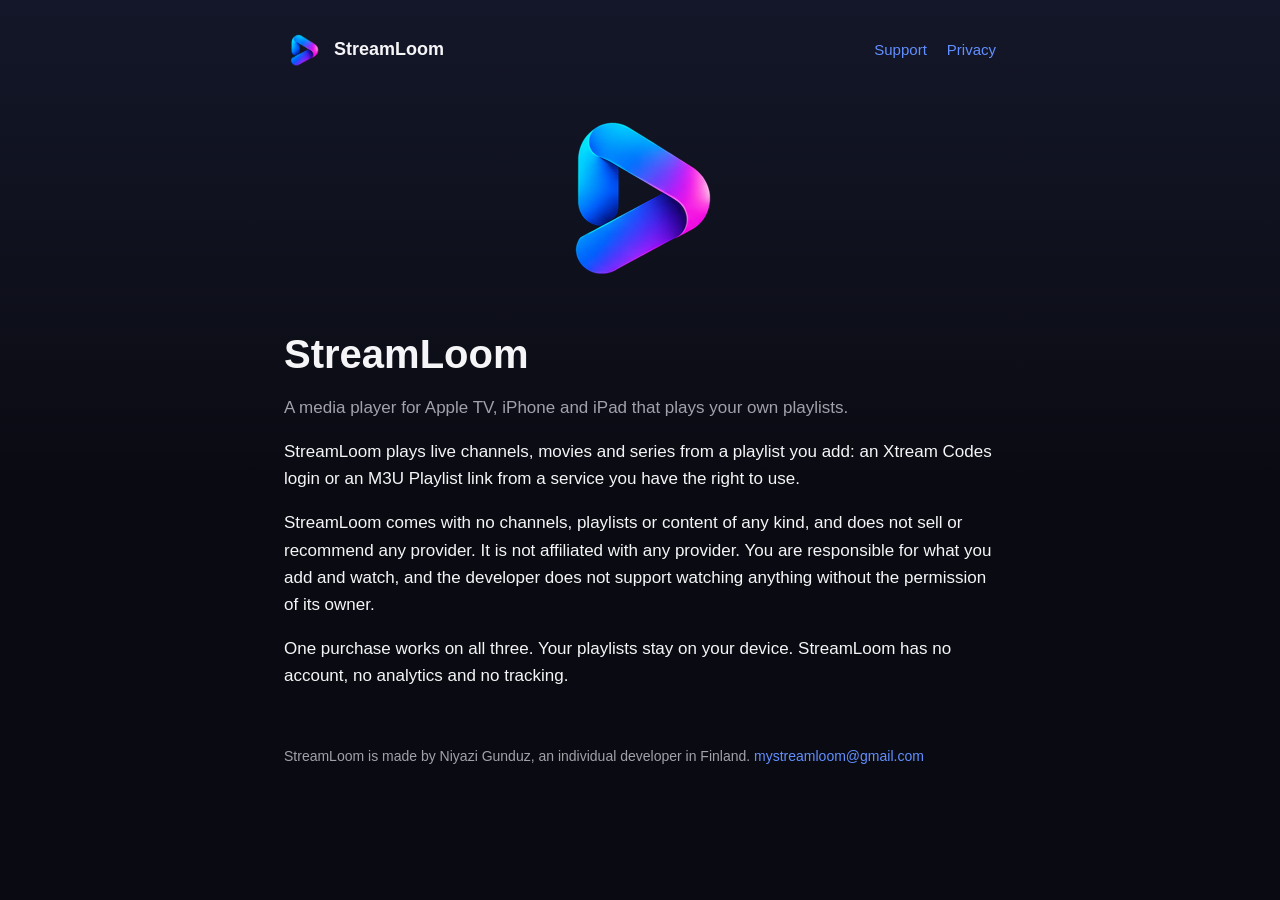
<file: index.html>
<!doctype html>
<html lang="en">
<head>
<meta charset="utf-8">
<meta name="viewport" content="width=device-width, initial-scale=1">
<title>StreamLoom, a media player for Apple TV, iPhone and iPad</title>
<meta name="description" content="StreamLoom is a media player for Apple TV, iPhone and iPad that plays your own playlists. No content included, no account, no tracking.">
<link rel="stylesheet" href="style.css">
<link rel="icon" type="image/png" href="img/favicon.png">
</head>
<body>
<main>
<nav><a class="brand" href="./"><img src="img/logo.png" alt="">StreamLoom</a><a href="support/">Support</a><a href="privacy/">Privacy</a></nav>

<div class="hero"><img src="img/logo.png" alt="StreamLoom logo"></div>
<h1>StreamLoom</h1>
<p class="muted">A media player for Apple TV, iPhone and iPad that plays your own playlists.</p>

<p>StreamLoom plays live channels, movies and series from a playlist you add: an Xtream Codes login or an M3U Playlist link from a service you have the right to use.</p>

<p>StreamLoom comes with no channels, playlists or content of any kind, and does not sell or recommend any provider. It is not affiliated with any provider. You are responsible for what you add and watch, and the developer does not support watching anything without the permission of its owner.</p>

<p>One purchase works on all three. Your playlists stay on your device. StreamLoom has no account, no analytics and no tracking.</p>

<footer>StreamLoom is made by Niyazi Gunduz, an individual developer in Finland. <a href="mailto:mystreamloom@gmail.com">mystreamloom@gmail.com</a></footer>
</main>
</body>
</html>
</file>
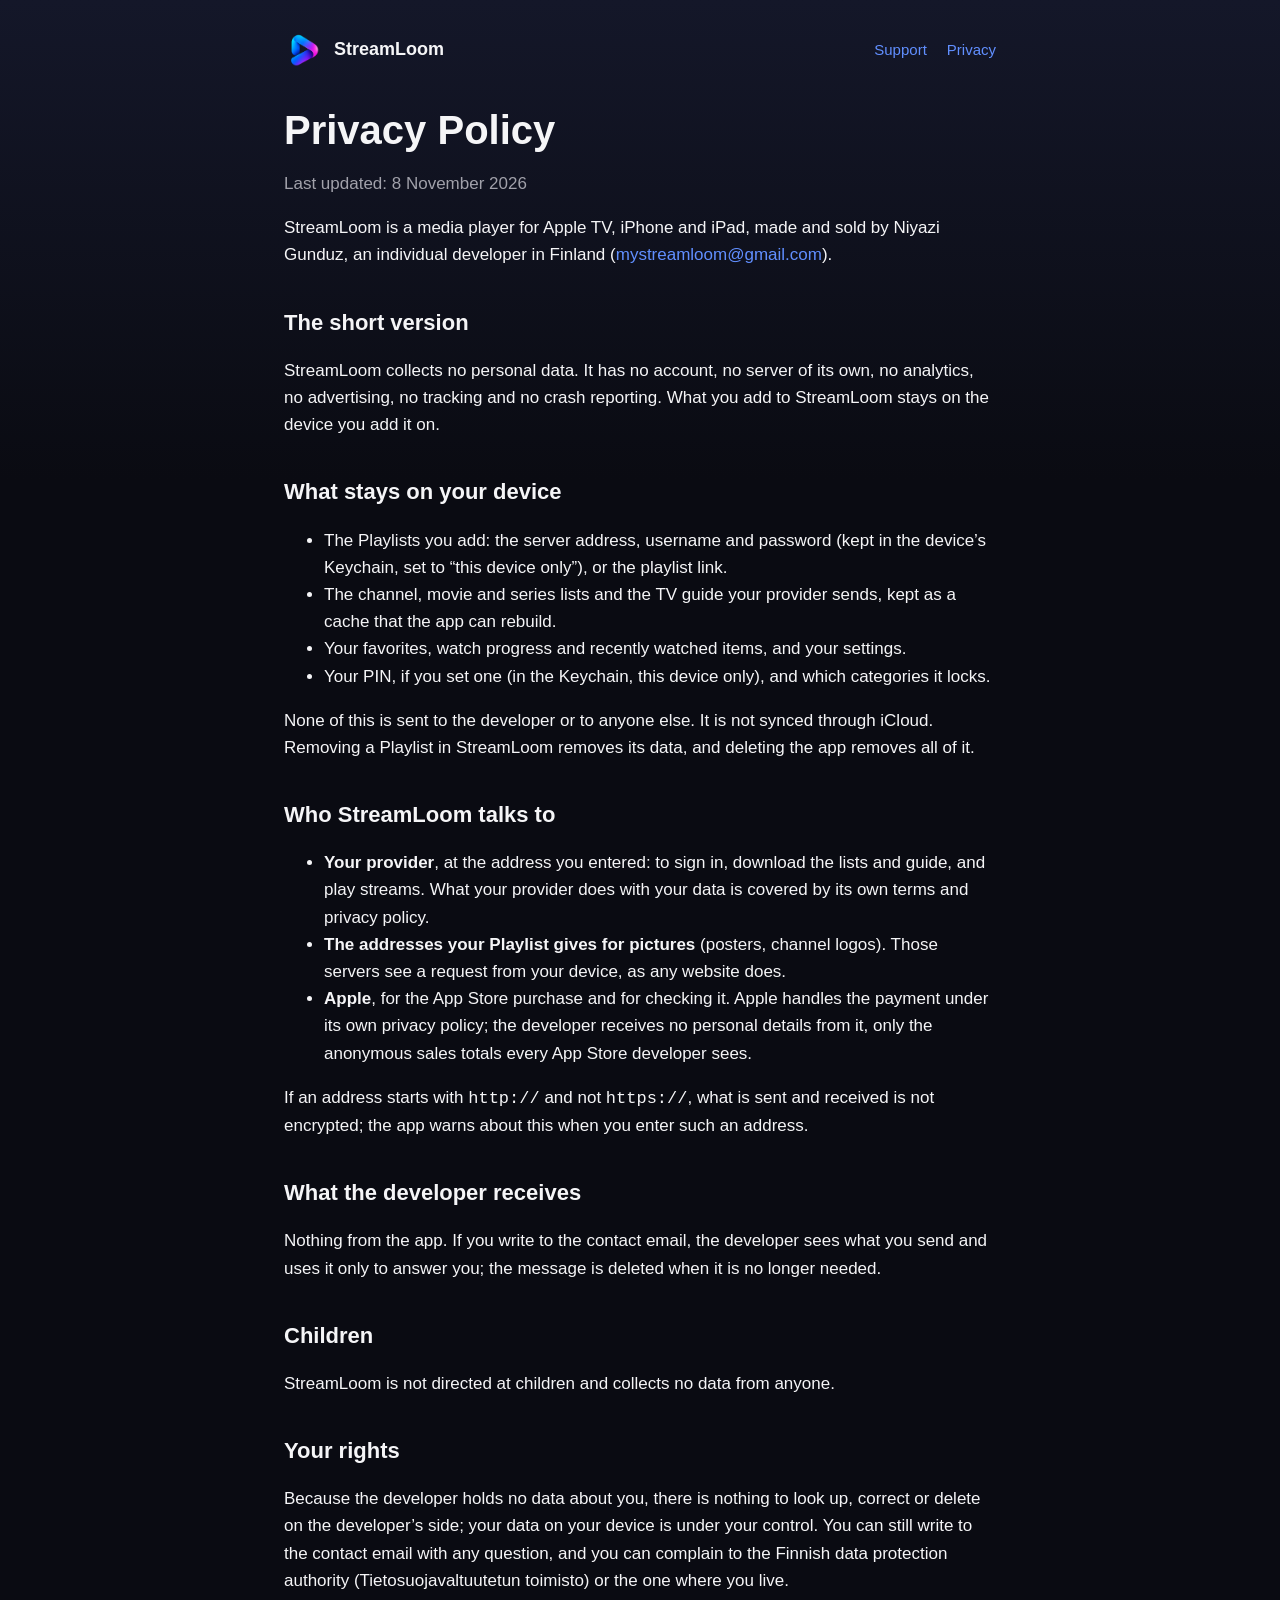
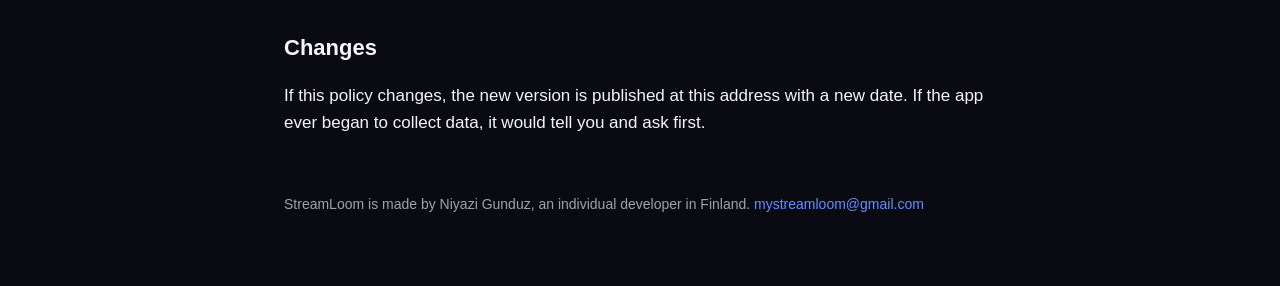
<file: privacy/index.html>
<!doctype html>
<html lang="en">
<head>
<meta charset="utf-8">
<meta name="viewport" content="width=device-width, initial-scale=1">
<title>StreamLoom Privacy Policy</title>
<link rel="stylesheet" href="../style.css">
<link rel="icon" type="image/png" href="../img/favicon.png">
</head>
<body>
<main>
<nav><a class="brand" href="../"><img src="../img/logo.png" alt="">StreamLoom</a><a href="../support/">Support</a><a href="./">Privacy</a></nav>

<h1>Privacy Policy</h1>
<p class="muted">Last updated: 8 November 2026</p>

<p>StreamLoom is a media player for Apple TV, iPhone and iPad, made and sold by Niyazi Gunduz, an individual developer in Finland (<a href="mailto:mystreamloom@gmail.com">mystreamloom@gmail.com</a>).</p>

<h2>The short version</h2>
<p>StreamLoom collects no personal data. It has no account, no server of its own, no analytics, no advertising, no tracking and no crash reporting. What you add to StreamLoom stays on the device you add it on.</p>

<h2>What stays on your device</h2>
<ul>
<li>The Playlists you add: the server address, username and password (kept in the device&rsquo;s Keychain, set to &ldquo;this device only&rdquo;), or the playlist link.</li>
<li>The channel, movie and series lists and the TV guide your provider sends, kept as a cache that the app can rebuild.</li>
<li>Your favorites, watch progress and recently watched items, and your settings.</li>
        <li>Your PIN, if you set one (in the Keychain, this device only), and which categories it locks.</li>
</ul>
<p>None of this is sent to the developer or to anyone else. It is not synced through iCloud. Removing a Playlist in StreamLoom removes its data, and deleting the app removes all of it.</p>

<h2>Who StreamLoom talks to</h2>
<ul>
<li><strong>Your provider</strong>, at the address you entered: to sign in, download the lists and guide, and play streams. What your provider does with your data is covered by its own terms and privacy policy.</li>
<li><strong>The addresses your Playlist gives for pictures</strong> (posters, channel logos). Those servers see a request from your device, as any website does.</li>
<li><strong>Apple</strong>, for the App Store purchase and for checking it. Apple handles the payment under its own privacy policy; the developer receives no personal details from it, only the anonymous sales totals every App Store developer sees.</li>
</ul>
<p>If an address starts with <code>http://</code> and not <code>https://</code>, what is sent and received is not encrypted; the app warns about this when you enter such an address.</p>

<h2>What the developer receives</h2>
<p>Nothing from the app. If you write to the contact email, the developer sees what you send and uses it only to answer you; the message is deleted when it is no longer needed.</p>

<h2>Children</h2>
<p>StreamLoom is not directed at children and collects no data from anyone.</p>

<h2>Your rights</h2>
<p>Because the developer holds no data about you, there is nothing to look up, correct or delete on the developer&rsquo;s side; your data on your device is under your control. You can still write to the contact email with any question, and you can complain to the Finnish data protection authority (Tietosuojavaltuutetun toimisto) or the one where you live.</p>

<h2>Changes</h2>
<p>If this policy changes, the new version is published at this address with a new date. If the app ever began to collect data, it would tell you and ask first.</p>

<footer>StreamLoom is made by Niyazi Gunduz, an individual developer in Finland. <a href="mailto:mystreamloom@gmail.com">mystreamloom@gmail.com</a></footer>
</main>
</body>
</html>
</file>
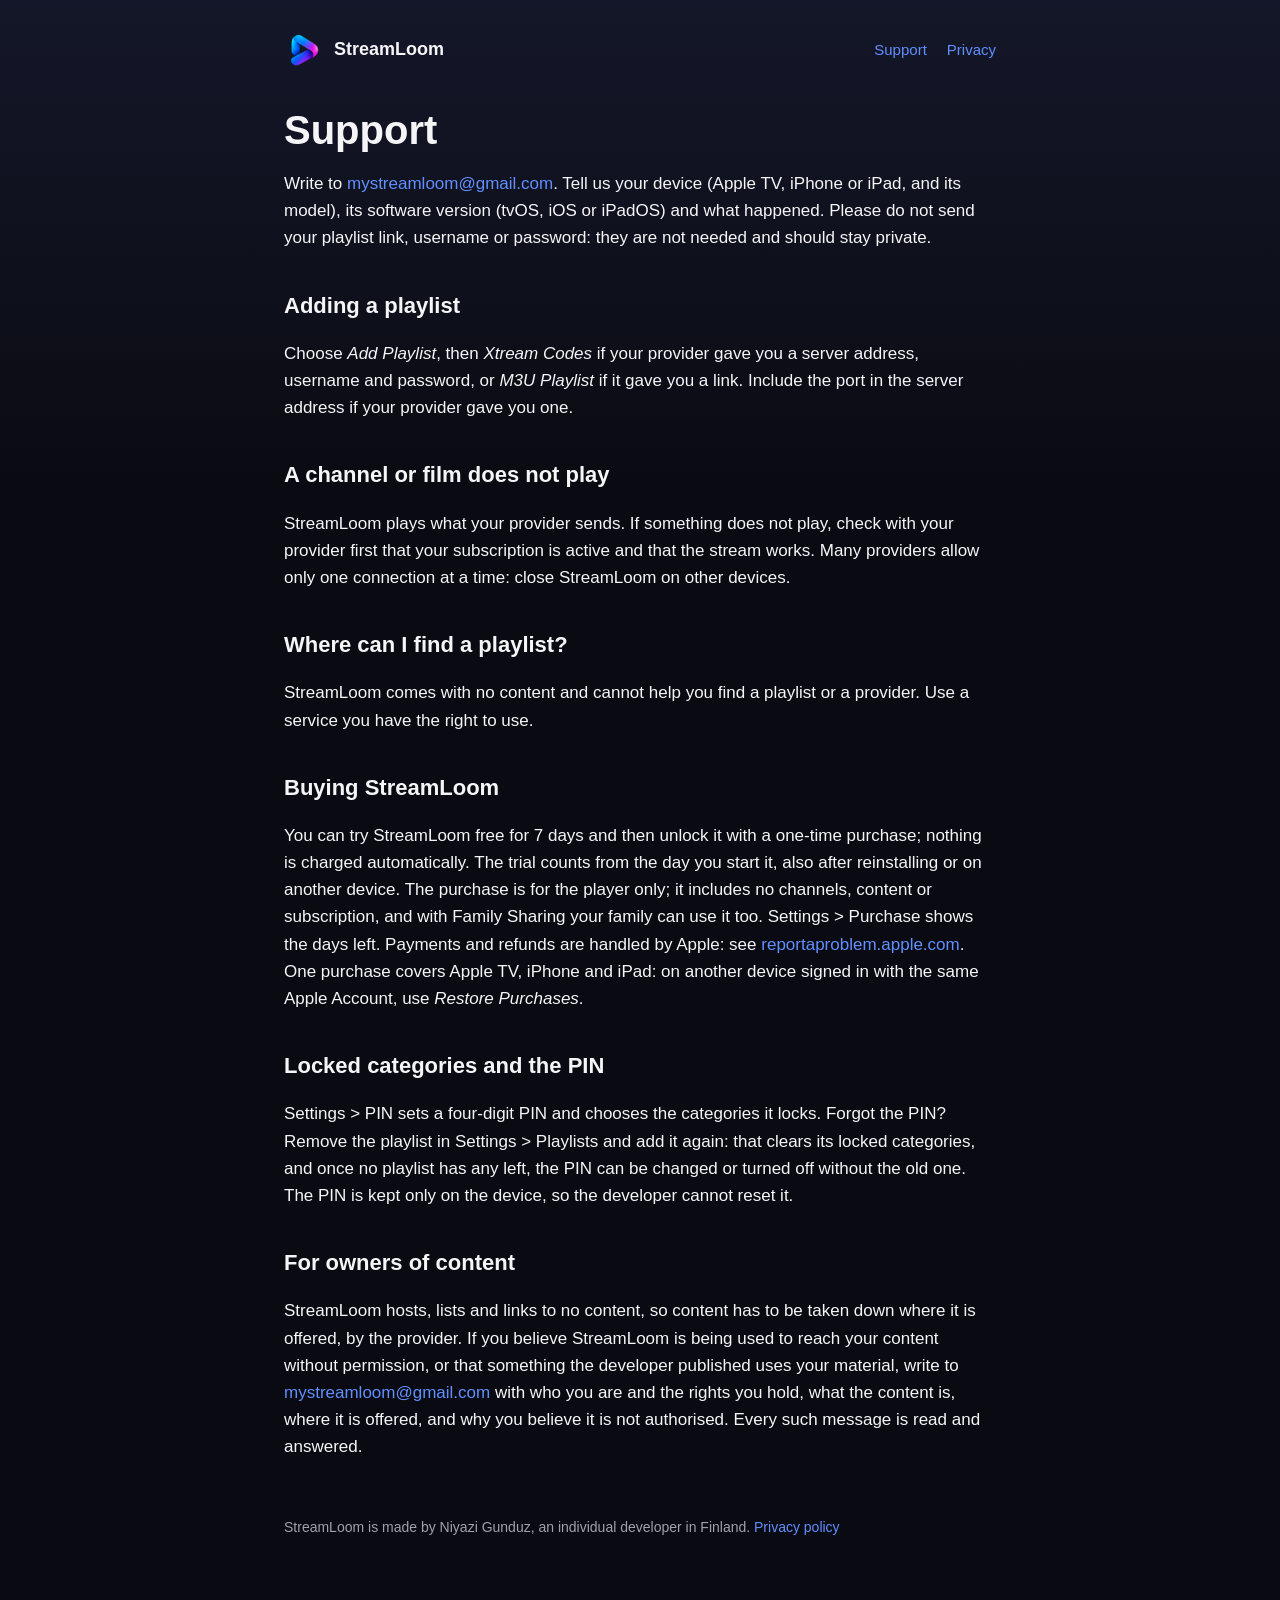
<file: support/index.html>
<!doctype html>
<html lang="en">
<head>
<meta charset="utf-8">
<meta name="viewport" content="width=device-width, initial-scale=1">
<title>StreamLoom Support</title>
<link rel="stylesheet" href="../style.css">
<link rel="icon" type="image/png" href="../img/favicon.png">
</head>
<body>
<main>
<nav><a class="brand" href="../"><img src="../img/logo.png" alt="">StreamLoom</a><a href="./">Support</a><a href="../privacy/">Privacy</a></nav>

<h1>Support</h1>
<p>Write to <a href="mailto:mystreamloom@gmail.com">mystreamloom@gmail.com</a>. Tell us your device (Apple TV, iPhone or iPad, and its model), its software version (tvOS, iOS or iPadOS) and what happened. Please do not send your playlist link, username or password: they are not needed and should stay private.</p>

<h2>Adding a playlist</h2>
<p>Choose <em>Add Playlist</em>, then <em>Xtream Codes</em> if your provider gave you a server address, username and password, or <em>M3U Playlist</em> if it gave you a link. Include the port in the server address if your provider gave you one.</p>

<h2>A channel or film does not play</h2>
<p>StreamLoom plays what your provider sends. If something does not play, check with your provider first that your subscription is active and that the stream works. Many providers allow only one connection at a time: close StreamLoom on other devices.</p>

<h2>Where can I find a playlist?</h2>
<p>StreamLoom comes with no content and cannot help you find a playlist or a provider. Use a service you have the right to use.</p>

<h2>Buying StreamLoom</h2>
<p>You can try StreamLoom free for 7 days and then unlock it with a one-time purchase; nothing is charged automatically. The trial counts from the day you start it, also after reinstalling or on another device. The purchase is for the player only; it includes no channels, content or subscription, and with Family Sharing your family can use it too. Settings &gt; Purchase shows the days left. Payments and refunds are handled by Apple: see <a href="https://reportaproblem.apple.com">reportaproblem.apple.com</a>. One purchase covers Apple TV, iPhone and iPad: on another device signed in with the same Apple Account, use <em>Restore Purchases</em>.</p>

<h2>Locked categories and the PIN</h2>
      <p>Settings &gt; PIN sets a four-digit PIN and chooses the categories it locks. Forgot the PIN? Remove the playlist in Settings &gt; Playlists and add it again: that clears its locked categories, and once no playlist has any left, the PIN can be changed or turned off without the old one. The PIN is kept only on the device, so the developer cannot reset it.</p>

      <h2>For owners of content</h2>
<p>StreamLoom hosts, lists and links to no content, so content has to be taken down where it is offered, by the provider. If you believe StreamLoom is being used to reach your content without permission, or that something the developer published uses your material, write to <a href="mailto:mystreamloom@gmail.com">mystreamloom@gmail.com</a> with who you are and the rights you hold, what the content is, where it is offered, and why you believe it is not authorised. Every such message is read and answered.</p>

<footer>StreamLoom is made by Niyazi Gunduz, an individual developer in Finland. <a href="../privacy/">Privacy policy</a></footer>
</main>
</body>
</html>
</file>
<file: style.css>
:root { color-scheme: dark; --fg: #f5f5f7; --muted: #a1a1aa; --bg: #0a0b12; --bg-top: #141729; --accent: #618fff; }
* { box-sizing: border-box; }
body { margin: 0; min-height: 100vh; color: var(--fg); font: 17px/1.6 -apple-system, BlinkMacSystemFont, "Segoe UI", Roboto, sans-serif;
       background: linear-gradient(180deg, var(--bg-top), var(--bg) 480px) var(--bg); }
main { max-width: 760px; margin: 0 auto; padding: 32px 24px 72px; }
nav { display: flex; align-items: center; gap: 20px; margin-bottom: 40px; font-size: 15px; }
nav .brand { display: flex; align-items: center; gap: 10px; margin-right: auto; font-weight: 700; font-size: 18px; color: var(--fg); }
nav .brand img { width: 40px; height: auto; }
.hero { text-align: center; margin: 24px 0 40px; }
.hero img { width: 200px; height: auto; }
a { color: var(--accent); text-decoration: none; }
a:hover { text-decoration: underline; }
nav .brand:hover { text-decoration: none; }
h1 { font-size: 40px; line-height: 1.15; margin: 0 0 8px; }
h2 { font-size: 22px; margin: 36px 0 8px; }
.muted { color: var(--muted); }
footer { margin-top: 56px; font-size: 14px; color: var(--muted); }
</file>
